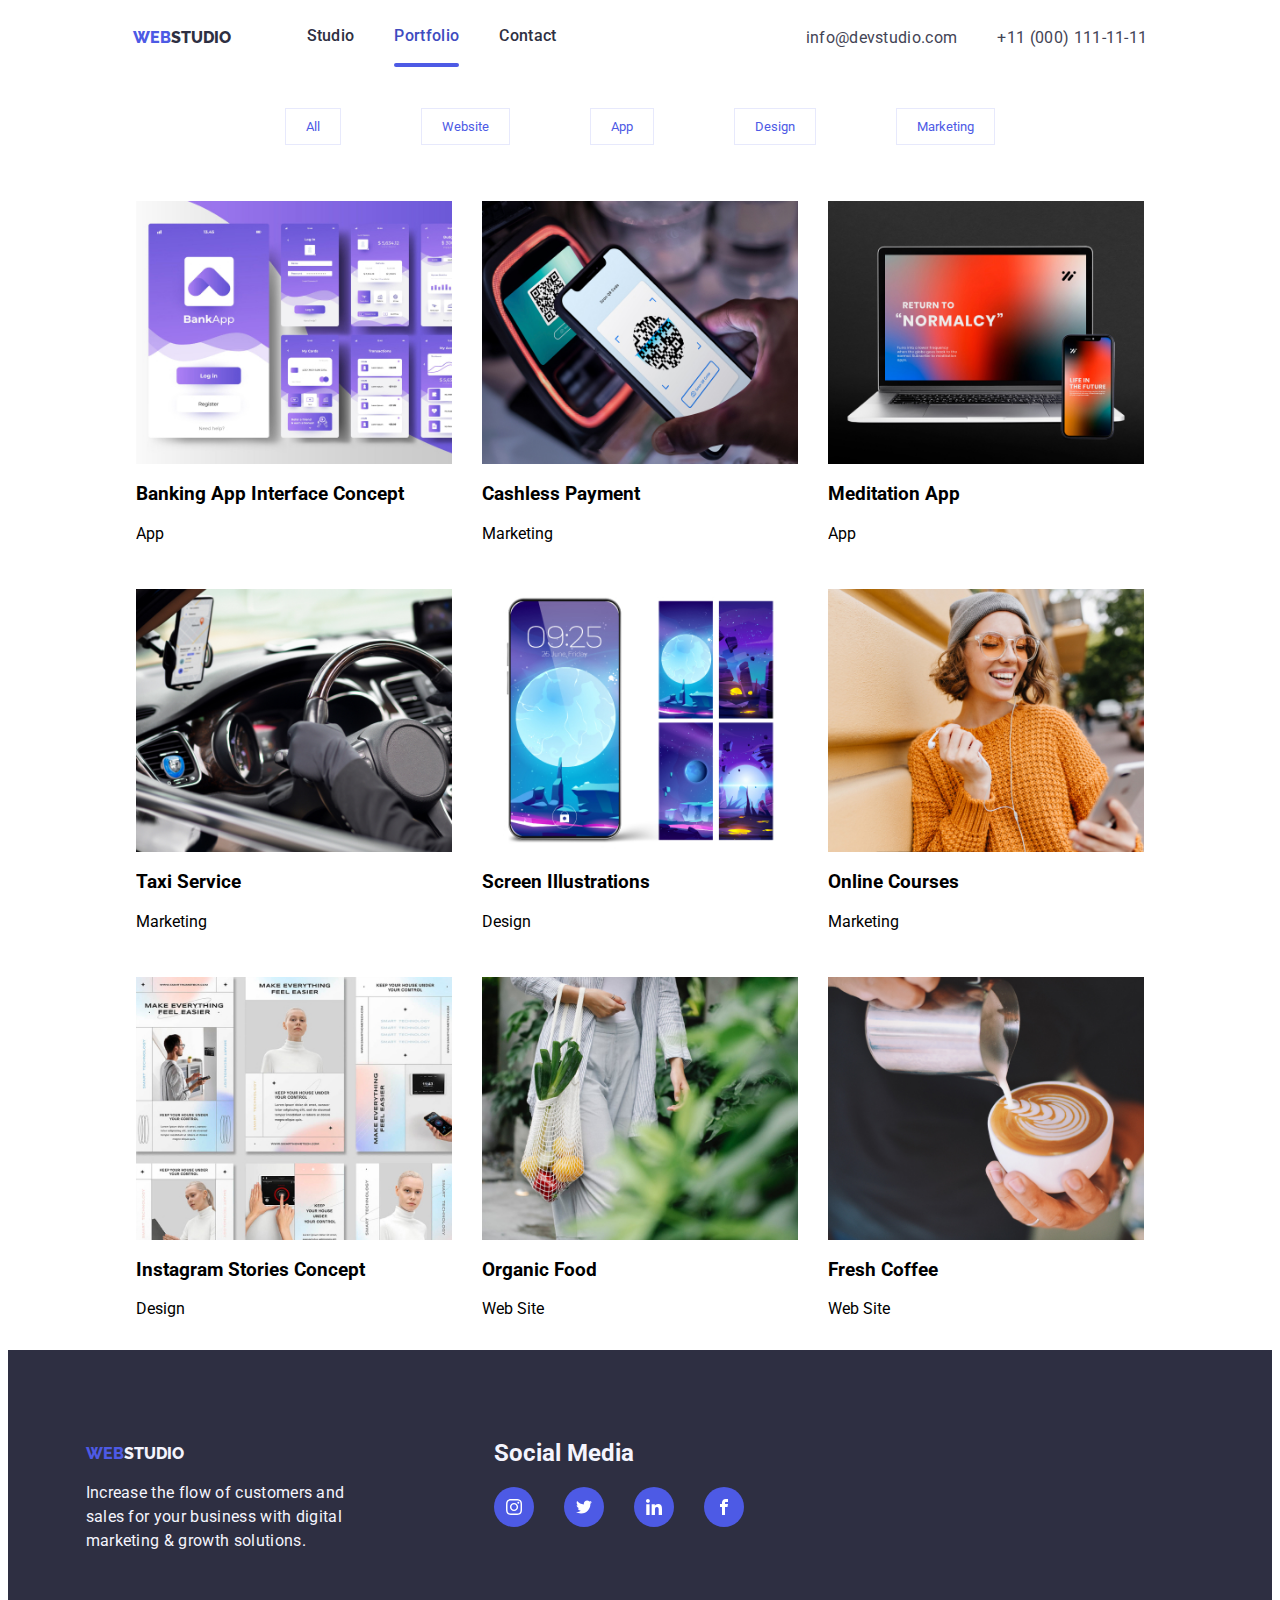
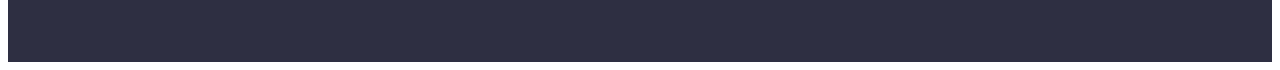
<file: portfolio.html>
<!DOCTYPE html>
<html lang="en">
    <head>
        <meta charset="UTF-8" />
        <meta name="viewport" content="width=device-width, initial-scale=1.0" />
        <title>Homework 3</title>
        <link rel="stylesheet" href="https://fonts.googleapis.com/css2?family=Raleway:wght@800&family=Roboto:wght@400;500;700;900&display=swap" />
        <link rel="stylesheet" href="css/styles.css">
    </head>
    <body>
        <header class="d-flex header">
            <div class="d-flex">
                <a href="" class="logo link"> <span class="logo-web">Web</span><span class="logo-studio-nav">studio</span> </a>
                <nav>
                    <ul class="list">
                        <li>
                            <a href="index.html" class="link nav-link">Studio</a>
                        </li>
                        <li>
                            <a href="portfolio.html" class="link nav-link active">Portfolio</a>
                        </li>
                        <li>
                            <a href="" class="link nav-link">Contact</a>
                        </li>
                    </ul>
                </nav>
            </div>
            <ul class="list">
                <li>
                    <a href="" class="link contacts">info@devstudio.com </a>
                </li>
                <li>
                    <a href="" class="link contacts">+11 (000) 111-11-11 </a>
                </li>
            </ul>
        </header>

          <main>
            <section class="projects">
               <div class="projects-button">
                <button>All</button>
                <button>Website</button>
                <button>App</button>
                <button>Design</button>
                <button>Marketing</button>
               </div>

               
                   <ul class="list">
                        <li class="project">
                            <div class="project-image">
                                <img src="./images/img (4).jpg" alt="">
                                <div class="project-image-caption">
                                    <p>Lorem ipsum dolor sit amet, consectetur adipisicing elit. Eos distinctio nisi fugiat. 
                                        Facilis delectus totam aspernatur enim rerum blanditiis incidunt voluptatibus magni sequi eligendi,
                                         suscipit voluptates debitis reiciendis neque aliquam?
                                    </p>
                                </div>
                            </div>
                            <div class="project-caption">
                                <h3>Banking App Interface Concept</h3>
                                <p>App</p>
                            </div>
                        </li>
                        <li class="project">
                            <div class="project-image">
                                <img src="./images/img (5).jpg" alt="">
                                <div class="project-image-caption">
                                    <p>Lorem, ipsum dolor sit amet consectetur adipisicing elit. Facere veritatis earum molestias, 
                                        perspiciatis minus sapiente nesciunt accusamus. 
                                        Ducimus expedita ipsa quia minus. Et, suscipit a dolorem neque cum velit consectetur.
                                    </p>
                                </div>
                            </div>
                            <div class="project-caption">
                                <h3>Cashless Payment</h3>
                                <p>Marketing</p>
                            </div>
                        </li>
                        <li class="project">
                            <div class="project-image">
                                <img src="./images/img (6).jpg" alt="">
                                <div class="project-image-caption">
                                    <p>Lorem ipsum dolor sit amet consectetur adipisicing elit. Aperiam molestias esse, 
                                        illum nesciunt velit culpa nihil? Neque consectetur esse similique porro placeat dolorem,
                                         quasi deserunt id, quos aliquam facere. Voluptatum?
                                    </p>
                                </div>
                            </div>                       
                            <div class="project-caption">
                                <h3>Meditation App</h3>
                                <p>App</p>
                            </div>
                        </li>
                        <li class="project">
                            <div class="project-image">
                                <img src="./images/img (7).jpg" alt="">
                                <div class="project-image-caption">
                                    <p>Lorem ipsum dolor sit, amet consectetur adipisicing elit. 
                                        Nemo labore a et numquam nobis neque non ipsa! Reprehenderit maxime doloribus nostrum. 
                                        Repellendus nulla obcaecati officia ullam et perferendis cum blanditiis.
                                 </p>
                                </div>
                            </div>
                            <div class="project-caption">
                                <h3>Taxi Service</h3>
                                <p>Marketing</p>
                            </div>
                        </li>
                        <li class="project">
                            <div class="project-image">
                                <img src="./images/img (10).jpg" alt="">
                                <div class="project-image-caption">
                                    <p>Lorem ipsum dolor sit amet consectetur adipisicing elit. Alias praesentium aliquam reprehenderit? Atque, modi. 
                                        Ducimus, ea. Harum nobis veniam ullam quisquam beatae sint. 
                                        Non atque similique saepe reiciendis reprehenderit amet?
                                    </p>
                                </div>
                            </div>                           
                            <div class="project-caption">
                                <h3>Screen Illustrations</h3>
                                <p>Design</p>
                            </div>
                        </li>
                        <li class="project">
                            <div class="project-image">
                                <img src="./images/img (11).jpg" alt="">
                                <div class="project-image-caption">
                                    <p>Lorem ipsum dolor sit amet consectetur, adipisicing elit.
                                         Quos labore, excepturi accusamus itaque commodi, beatae, similique soluta optio molestiae numquam deserunt.
                                         Quia obcaecati itaque delectus eligendi dolor odio, error exercitationem!
                                    </p>
                                </div>
                            </div>                         
                            <div class="project-caption">
                                <h3>Online Courses</h3>
                                <p>Marketing</p>
                            </div>
                        </li>
                        <li class="project">
                            <div class="project-image">
                                <img src="./images/img (12).jpg" alt="">
                                <div class="project-image-caption">
                                    <p>Lorem ipsum dolor sit amet consectetur adipisicing elit. Ea esse sapiente a aliquid repellendus eius est quas soluta, 
                                        non atque incidunt deserunt dignissimos, iusto asperiores nesciunt velit.
                                         Animi, adipisci a.
                                    </p>
                                </div>
                            </div>                          
                            <div class="project-caption">
                                <h3>Instagram Stories Concept</h3>
                                <p>Design</p>
                            </div>
                        </li>
                        <li class="project">
                            <div class="project-image">
                                <img src="./images/img (13).jpg" alt="">
                                <div class="project-image-caption">
                                    <p>Lorem ipsum dolor sit amet consectetur adipisicing elit. Inventore dolore et excepturi consequuntur, 
                                        libero enim ullam dicta in maiores corrupti perferendis error officia nam laborum vitae aliquam.
                                         Error, assumenda amet.
                                    </p>
                                </div>
                            </div>                           
                            <div class="project-caption">
                                <h3>Organic Food</h3>
                                <p>Web Site</p>
                            </div>
                        </li>
                        <li class="project">
                            <div class="project-image">
                                <img src="./images/img (14).jpg" alt="">
                                <div class="project-image-caption">
                                    <p>Lorem ipsum dolor sit amet consectetur adipisicing elit. Praesentium corrupti reprehenderit harum cupiditate quos nemo, 
                                        odio repellat nobis accusantium mollitia eius 
                                        quas doloribus magni ex, minus error fugiat in iusto.
                                   </p>
                                </div>
                            </div>
                            
                            <div class="project-caption">
                                <h3>Fresh Coffee</h3>
                                <p>Web Site</p>
                            </div>
                        </li>
                   </ul>
            </section>
          </main>

          <footer class="bg-dark">
            <div class="footer-section">
                <div class="footer-studio">
                    <a href="#" class="logo link"> <span class="logo-web">Web</span><span class="logo-studio-footer">studio</span> </a>
                    <p class="footer-text">
                        Increase the flow of customers and <br />
                        sales for your business with digital<br />
                        marketing & growth solutions.
                    </p>
                </div>
                
    
                    <div class="footer-icon">
                        <h2>Social Media</h2>
                        <ul class="list">
                            <a class="social-media">
                            <svg width="16" height="16">
                                <use href="./images/icons.svg#instagram-2"></use>
                            </svg>
                            </a>
                            <a class="social-media">
                            <svg width="16" height="16">
                                <use href="./images/icons.svg#twitter-1"></use>
                            </svg>
                            </a>
                            <a class="social-media">
                            <svg width="16" height="16">
                                <use href="./images/icons.svg#linkedin-1"></use>
                            </svg>
                            </a>
                            <a class="social-media">
                            <svg width="16" height="16">
                                <use href="./images/icons.svg#facebook"></use>
                            </svg>
                            </a>
                        </ul>   
                    </div>
                        
            </div>    
            </footer>
  </body>
</html>
</file>
<file: css/styles.css>
:root {
  --iris: #4d5ae5;
  --navyblue: #2e2f42;
  --ocean: #404bbf;
  --white: #fff;
  --slate: #434455;
  --cornflower: #e7e9fc;
  --cloud: #f4f4fd;
}

body {
  font-family: "Roboto", sans-serif;
}

/*GENERAL STYLING*/
.list {
  list-style: none;
  padding-left: 0;
  display: flex;
  justify-content: center;
  gap: 30px;
  flex-wrap: wrap;
}

.bg-dark {
  background-color: var(--navyblue);
}

.logo {
  text-transform: uppercase;
  font-family: "Raleway";
  font-weight: 800;
  line-height: 1.3;
}

.logo:hover .logo-web {
  color: var(--NAVY-BLUE);
}

.logo .logo-web:hover {
  color: var(--iris);
}

.logo-web {
  color: var(--iris);
}

.link {
  text-decoration: none;
}

.section-title {
  color: var(--NAVY-BLUE, #2e2f42);
  text-align: center;
  font-size: 36px;
  font-weight: 700;
  line-height: 2.5; /* 111.111% */
  letter-spacing: 0.72px;
  text-transform: capitalize;
}

.p-dark {
  color: var(--SLATE, #434455);
  line-height: 1.5; /* 150% */
  letter-spacing: 0.32px;
}

.about h3,
.team h3 {
  color: var(--NAVY-BLUE, #2e2f42);
  font-size: 20px;
  font-weight: 500;
  line-height: 1.5; /* 120% */
  letter-spacing: 0.4px;
}

.container {
  /*width: 1440px;*/
  padding-left: 15px;
  padding-right: 15px;
  margin-left: auto;
  margin-right: auto;
}

.d-flex {
  display: flex;
}

.section {
  padding-top: 120px;
  padding-bottom: 120px;
}

.what-we-do ul,
.about ul,
.team ul {
  justify-content: center;
}
/*END OF GENERAL STYLING*/

/* ABOUT STYLING */
.about-icon {
  padding: 24px 0;
  text-align: center;
  background-color: var(--cloud);
}


/*HEADER STYLING*/
.header {
  justify-content: space-around;
  align-items: center;
}

.header .d-flex {
  align-items: center;
}

.header .list {
  gap: 40px;
}

.header-container {
  display: flex;
  align-items: center;
}

.logo {
  margin-right: 76px;
}

.logo-studio-nav {
  color: var(--navyblue);
}

.desktop-contacts {
  margin-left: auto;
  padding-left: 0;
  list-style-type: none;
}

.mobile-container {
  display: flex;
  align-items: center;
  justify-content:space-between ;
  padding-top: 20px 0;
  position: relative;
}

.mobile-menu-container {
  position: relative;
}

.mobile-menu {
  display: none;
 position: relative;  
}

.nav-link {
  font-weight: 500;
  line-height: 1.5; /* 150% */
  letter-spacing: 0.32px;
  color: var(--navyblue);
}

.nav-link:hover,
.nav-link:focus {
  color: var(--ocean);
}

.active {
  color: var(--ocean);
}

.active::after {
content:" " ;
display: block;
height: 4px;
width: 100%;
border-radius: 2px;
background-color: var(--iris);
position: relative;
top: 15px;
}

.contacts {
  line-height: 1.5;
  color: var(--slate);
  letter-spacing: 0.32px;
}

.projects-button {
display: flex;
justify-content: center;
align-items: center;

}

.projects-button button {
  color:var(--iris);
  background-color: transparent; 
  border: 1px solid iris;
  padding: 10px 20px; 
  margin: 40px; 
  cursor: pointer;
  transition: color 0.3s, background-color 0.3s;
  font-family: roboto;
  border: 1px solid var(--CORNFLOWER, #E7E9FC); ;
}

.projects-button button:hover {
  color: white;
  background-color: var(--iris); 
  border-radius: 4px;
  border: 1px solid var(--CORNFLOWER, #E7E9FC);

}


/*END OF HEADER STYLING*/

/* HERO SECTION STYLING */

.hero {
  background: linear-gradient(rgba(46, 47, 66, 0.7), rgba(46, 47, 66, 0.7)), 
  url("../images/people-office\ 1.jpg");
  background-size: cover;
  background-repeat: no-repeat;
  padding-top: 188px;
  padding-bottom: 188px;
  text-align: center;
}

.hero-text {
  color: var(--white);
  text-align: center;
  font-size: 56px;
  font-weight: 700;
  line-height: 60px; /* 107.143% */
  letter-spacing: 1.12px;
  text-transform: uppercase;
  text-transform: capitalize;
}

.hero-btn {
  background-color: var(--iris);
  border: none;
  border-radius: 4px;
  color: var(--white);
  padding: 16px 32px;
}

.hero-btn:hover {
  cursor: pointer;
  background-color: var(--ocean);
}

.backdrop {
  width: 100%;
  height: 100%;
  background-color: rgb(0, 0, 0, 0.4);
  position: fixed;
  top: 0;
  display: flex;
  justify-content: center;
  align-items: center;
  transition: opacity 250ms cubic-bezier(0.4, 0, 0.2, 1);
}

.modal {
  width: 408px;
  /*height: 584px; */
  background-color: white;
  border-radius: 4px;
  padding: 24px;
}

.is-hidden {
  pointer-events: none;
  opacity: 0;
}

.modal-close-btn,
.js-close-menu {
  border-radius: 100%;
  border: 1px solid rgba (0, 0, 0, 0.1);
  background-color: white;
  width: 30px;
  height: 30px;
  color: var(--ocean);
  margin-left: auto;
  display: block;
  transition: fill 250ms cubic-bezier(0.4, 0, 0.2, 1);
  cursor: pointer;
  display: flex;
  align-items: center;
  justify-content:center ;
}

.modal-close-btn:hover {
  fill: currentColor;
  border: 1px solid currentColor;
}

.service-label {
  display: flex;
  flex-direction: column;
  margin-bottom: 30px;
  width:100%;
  position: relative;
}

.input-label {
  text-align: left;
  margin-bottom: 8px;
}

.service-input {
  padding: 12px 40px;
  border: 1px solid #2e2f42;
  border-radius: 4px;
  transition: 250ms;
  transition-property: color, border-color, background-color;
  transition-timing-function: cubic-bezier(0.4, 0, 0.2, 1);
}

.service-icon {
  position: absolute;
  top: 55%;
  left: 15px;
  fill: black;
  transition: fill 250ms  cubic-bezier(0.4, 0, 0.2, 1);
}

.service-input:focus + .service-icon, 
.service-input:hover + .service-icon{
  fill: var(--iris);
}

.service-input:hover{
border: 1px solid var(--iris);
}

.service-input-textarea {
  border: 1px solid #2e2f42;
  border-radius: 4px;
  transition: 250x;
  transition-property: color, border-color, background-color;
  transition-timing-function: cubic-bezier(0.4, 0, 0.2, 1);
  padding: 8px 16px;
}

.service-agree {
  display: flex;
  align-items: center ;
}

.agree-checkbox {
 /* appearance: none; */
 width: 20px;
 min-height: 20px;
 position: relative ;
 left: 23px;
 opacity: 0;
}

.agree-check-icon {
  fill: none;
  margin-right: 8px;
  border: 2px solid black;
  border-radius: 2px;
  transition: 250;
  transition-property: border-color, background-color ;
  transition-timing-function: cubic-bezier(0.4, 0, 0.2, 1) ;
}

.service-agree .agree-checkbox:focus + .agree-check-icon,
.service-agree .agree-checkbox:checked:focus + .agree-check-icon {
 outline: 2px solid #212121;
}

.service-agree .agree-checkbox:checked + .agree-check-icon {
  background-color: var(--iris);
  border-color: var(--iris);
  fill: white;
  outline: none;
  stroke: white;
  stroke-width: 0.2;
}

.agree-text {
  font-size: 12px;
}

.modal-send {
  padding: 16px 32px;
  background-color: var(--iris);
  color: white;
  border-radius: 4px ;
  box-shadow: 0px 4px 4px 0px rgba(0, 0, 0, 0.15);
  border-color: transparent;

}
/* END OF HERO SECTION STYLING */

/* TEAM SECTION STYLING */
.team {
  background-color: var(--cloud);
}

.team-name {
  color: var(--NAVY-BLUE, #2e2f42);
  font-size: 20px;
  font-weight: 500;
  line-height: 1.5; /* 120% */
  letter-spacing: 0.4px;
  margin-top: 0;
}

.team ul li {
  text-align:center ;
}

.team img {
  display: block;
}

.team-caption {
  padding: 32px 0px;
  background-color: white;
}

.team-social {
  display: flex;
  justify-content: space-between;
}

.team-social-icon{
background-color: var(--iris);
border-radius: 50%;
height: 40px;
width: 40px;
display: flex;
align-items: center;
justify-content: center;
fill: white;
}



/* CUSTOMER STYLING */
.customers {
  text-align: center;
}

.customer-icon {
  border: 1px solid #8E8F99;
  padding: 16px 0;
  flex-basis: calc ( 100% / 2 - 30px);
  text-align: center;
  border-radius: 4px;
}

.customer-icon svg {
  fill: #8E8F99;
}
.customer-icon:hover,
.customer-icon:focus {
  border-color: var(--iris);
  fill: var(--iris);
}

/* PORTFOLIO STYLING */
.projects ul {
  width: 100%;
  flex-wrap: wrap;
}

.projects li {
  width:25%;
}

.projects li img {
  width: 100%;
  display: block;
}

.project:hover .project-image-caption {
  opacity: 1;
 transform: translateY(0);
  
}

.project-image {
  position: relative;
  overflow: hidden;
}

.project {
  overflow: hidden;
}
  

.project-image-caption {
  position: absolute;
  background-color: rgba(77, 90, 229, 0.8);
  color: white;
  width: 100% ;
  height: 100% ;
  top: 0;
  left: 0;
  opacity: 0;
  transform: translateY(100%);
  transition: transform 0.25s cubic-bezier(0.4, 0, 0.2, 1);


}

.project-image-caption p {
  padding: 40px 32px;
}

/*FOOTER STYLING*/
.footer-section {
  display: flex;
  align-items: center;
  justify-content: center;
  gap: 150px ;
  height:312px ;
  margin-right: 450px;
 
}

.logo-studio-footer {
  color: var(--cloud);
}

.footer {
  padding-top: 80px;
  padding-bottom: 80px;
  text-align: center;
}

.footer .logo {
  margin-right: 0;
}

.footer-inner {
  display: flex;
  justify-content: space-between;
  flex-wrap: wrap;
  row-gap: 72px;
}

.footer-text {
  color: var(--cloud);
  line-height: 1.5; /* 150% */
  /* 
      line-height: 1;
      1 = 16px 
      1.5 = 24px
  */
  letter-spacing: 0.32px;
}

.footer-studio {
  display: inline-block;
  justify-content: center;
  
}

.footer-icon {
  display: inline-block;
  justify-content: center;
  padding-bottom: 50px;
}

.footer-icon h2 {
  color: var(--cloud);
}

.social-media {
  background-color: var(--iris);
  border-radius: 50%;
  height: 40px;
  width: 40px;
  display: flex;
  align-items: center;
  justify-content: center;
  fill: white;
}

.footer-social {
  margin-left: 120px;
}

.footer-sub {
  margin-right: 10px;
  
}

.footer-social-text, 
.footer-subscribe-text {
  margin-top: 0;
  color: white;
  margin-right: 40px;
}

.input-sub {
  outline: 2px solid white;
  background: none;
  border-radius: 4px;
  padding: 10px;
  width:-webkit-fill-available;
  background-color: none;

  margin-bottom:24px ;
}

.input-sub:placeholder-shown {
  color: white;
}

.btn-sub {
  display: inline-flex;
  align-items: center;
  color: white;
  padding: 8px 24px;
  gap: 16px;
  background-color:  var(--iris);
  border: none;
  border-radius: 4px;
}

.btn-sub svg {
  fill: white;
}
/*END OF FOOTER STYLING*/

/* CSS MEDIA QUERY */

@media (min-width: 428px) {
.container {
  width: 428px;
}
}

@media (min-width: 768px) {
.mobile-nav {
  display: none;
}

.container {
  width: 768px;
}

.about-item,
.team-item {
  flex-basis: calc(100% / 2 - 30px);
}

.customer-icon {
  flex-basis: calc(100% / 3 - 30px);
}

.footer {
text-align: center;
}

.input-sub {
  width: 264px;
  margin-right: 24px;
}

@media (min-width: 1200px) {
.display-contacts {
  display: flex;
  column-gap: 30px;
}


.container {
width: 1200px;
}

.about-item,
.team-item {
  flex-basis: calc(100% / 4 - 30px);
}
}

.customer-icon {
  flex-basis: calc(100% / 6 - 30px);
}

.input-sub {
  width: 264px;
  margin-right: 24px;
}

@media (max-width: 767px) {
 .disktop-nav {
  display: none;
 }

 .mobile-menu.is-open {
  transform: translateX(0);
 }

.mobile-menu {
  display: block;
  height: 100vh;
  width: 100vh;
  position: fixed;
  background-color: var(--white)
}
}

  .what-we-do {
  display: none;
  }

 .about-item h3 {
  font-size: 36px;
  margin-bottom: 8px;
 }

 .about-item p {
 margin-top: 0;
 }

 .about-icon {
  display: none;
 }
  .footer-inner {
    justify-content: center;
  }
  }
}

@media (max-width: 428px) {
 .footer-inner {
  justify-content: center;
 }
}

.input-sub {
  width: 264px;
}

@media (max-width: 427px) {
  .hero-text {
    font-size: 36px;
    letter-spacing: 0.72px;
    line-height: 1.11;
  }
  .about-item h3 {
    text-align: center;
  }
}
</file>
